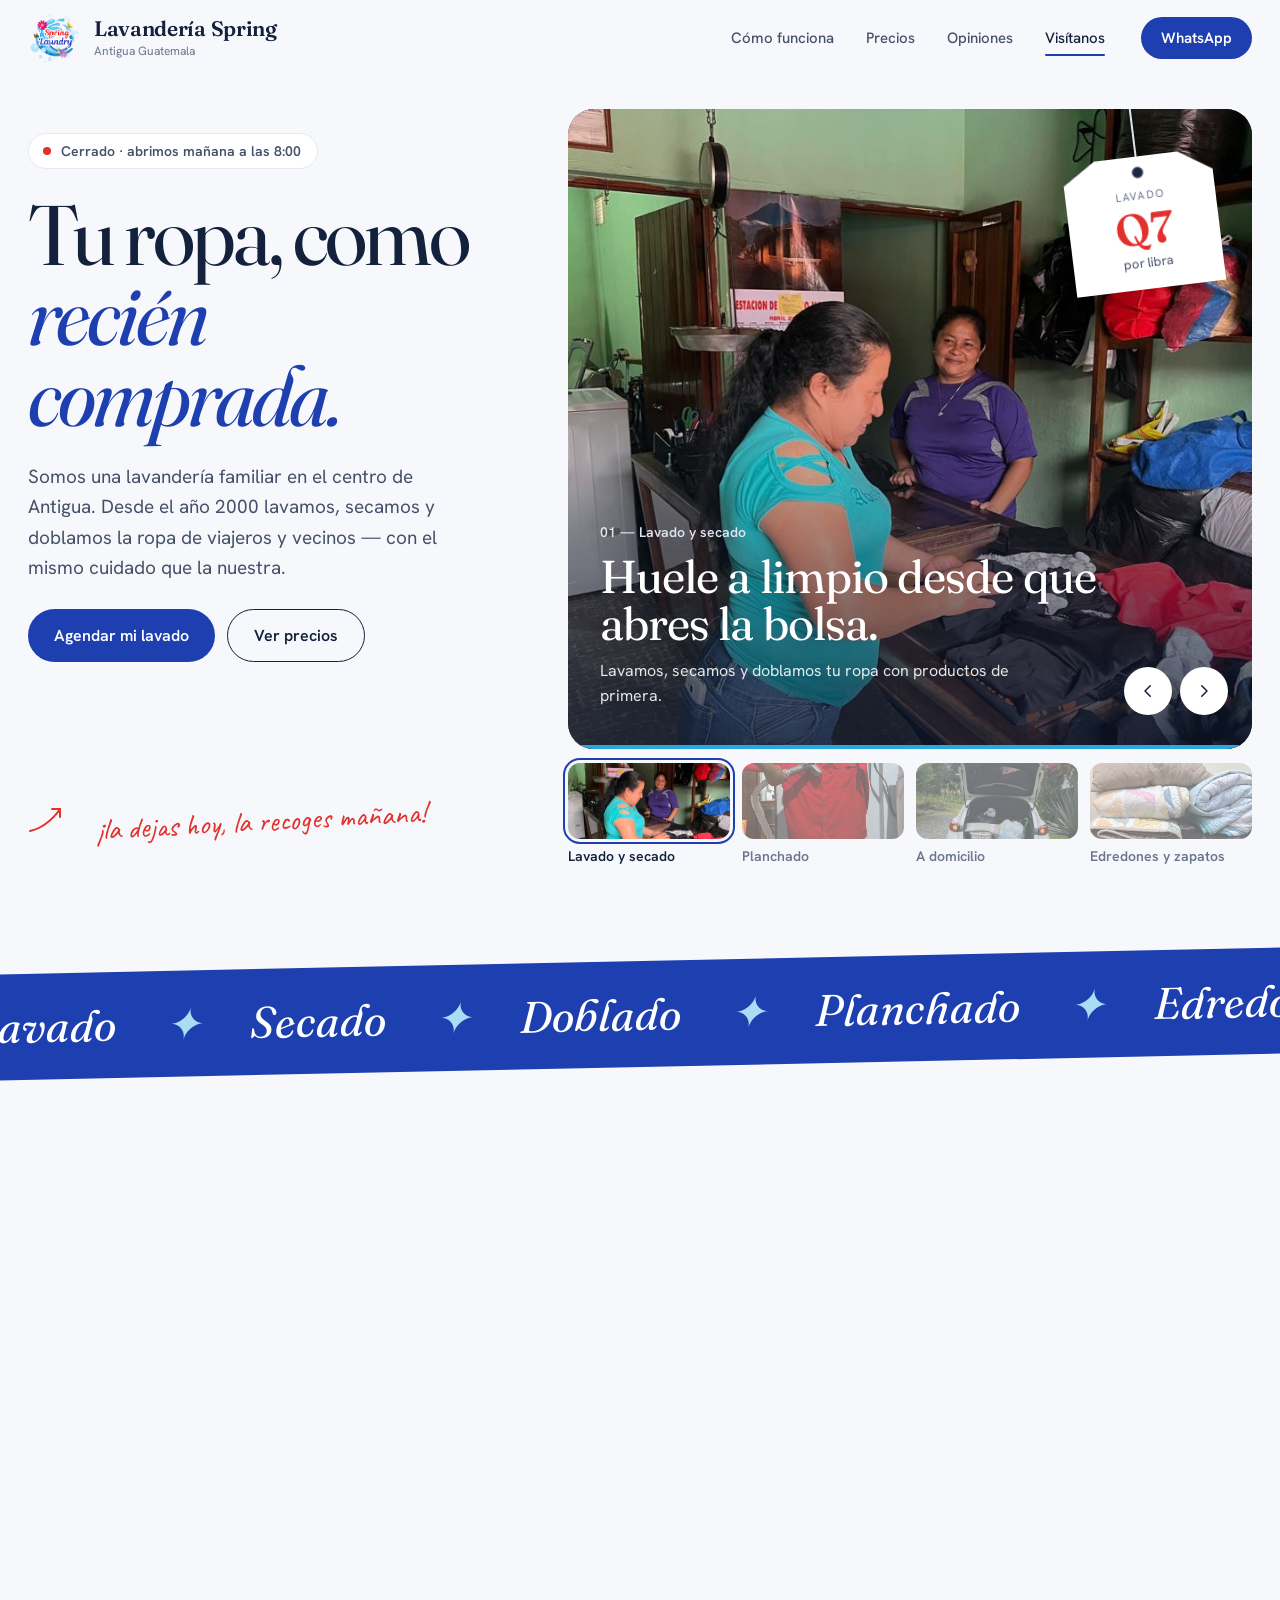
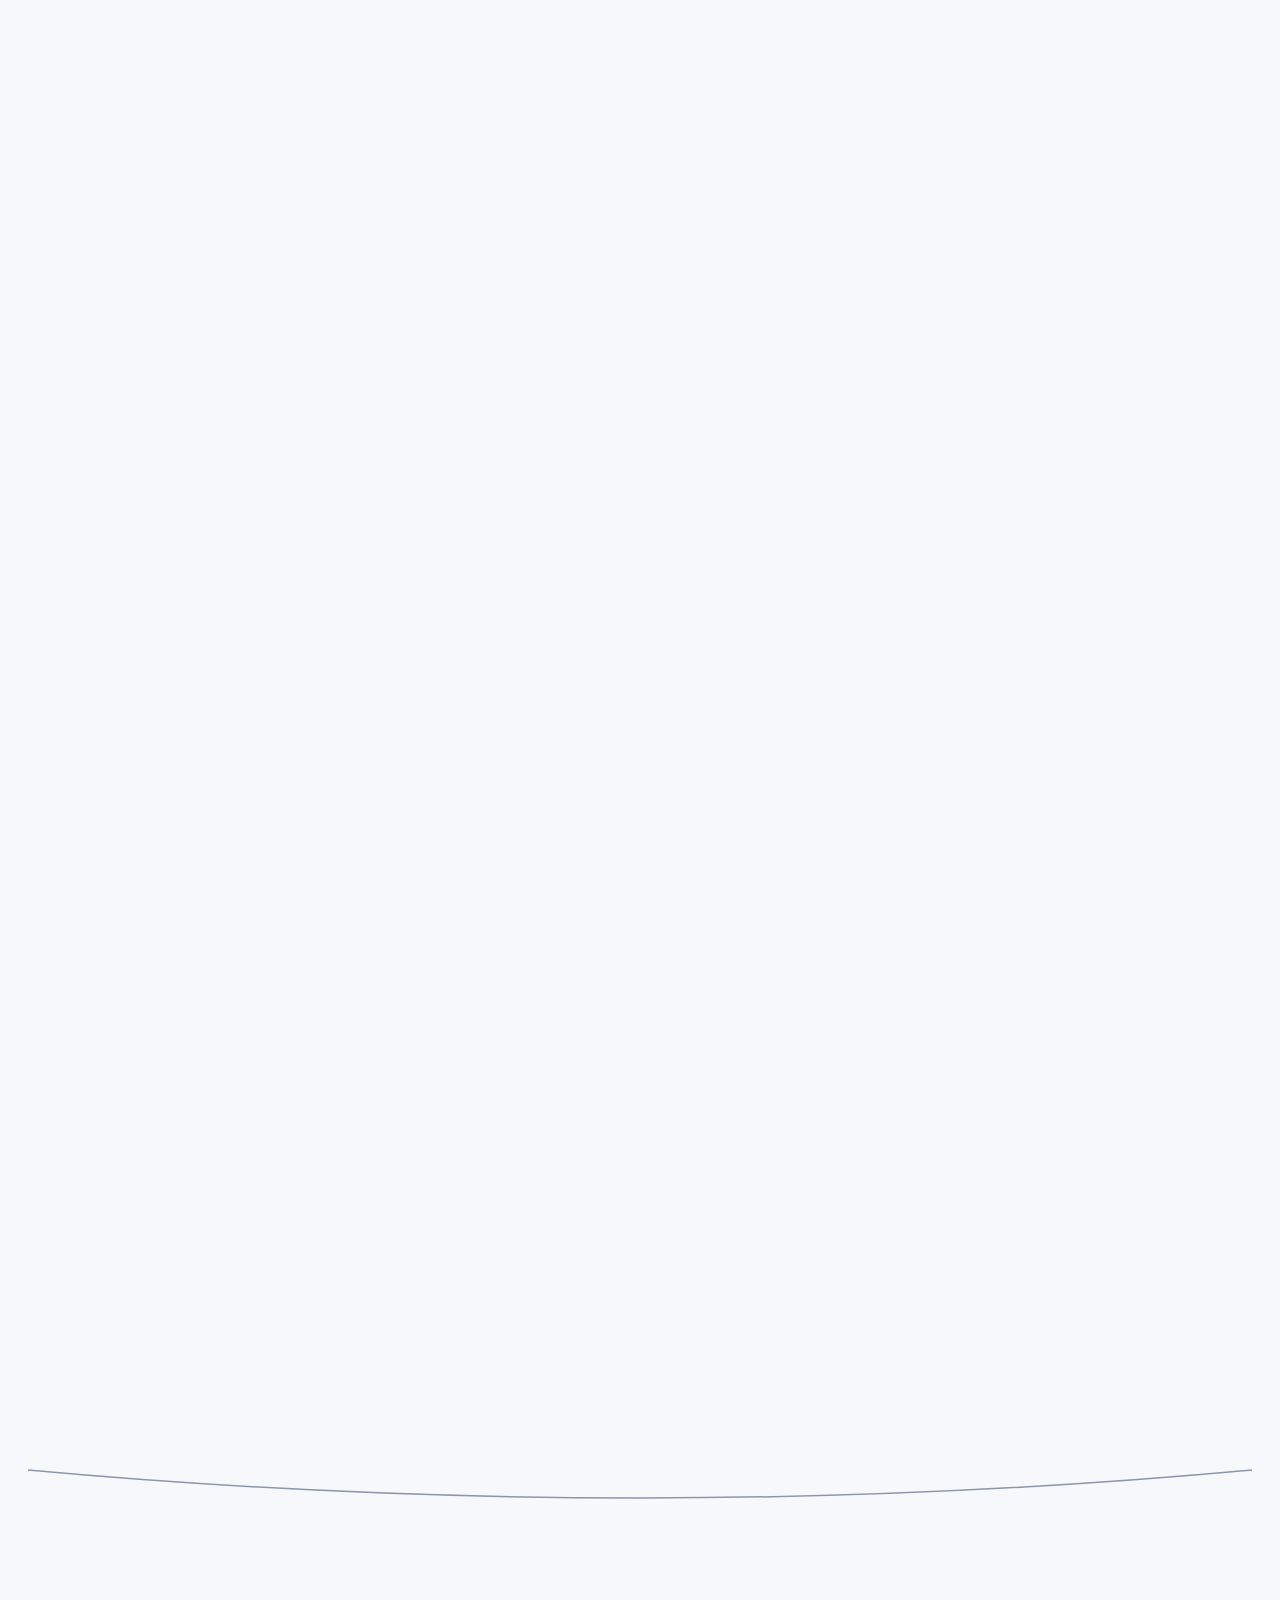
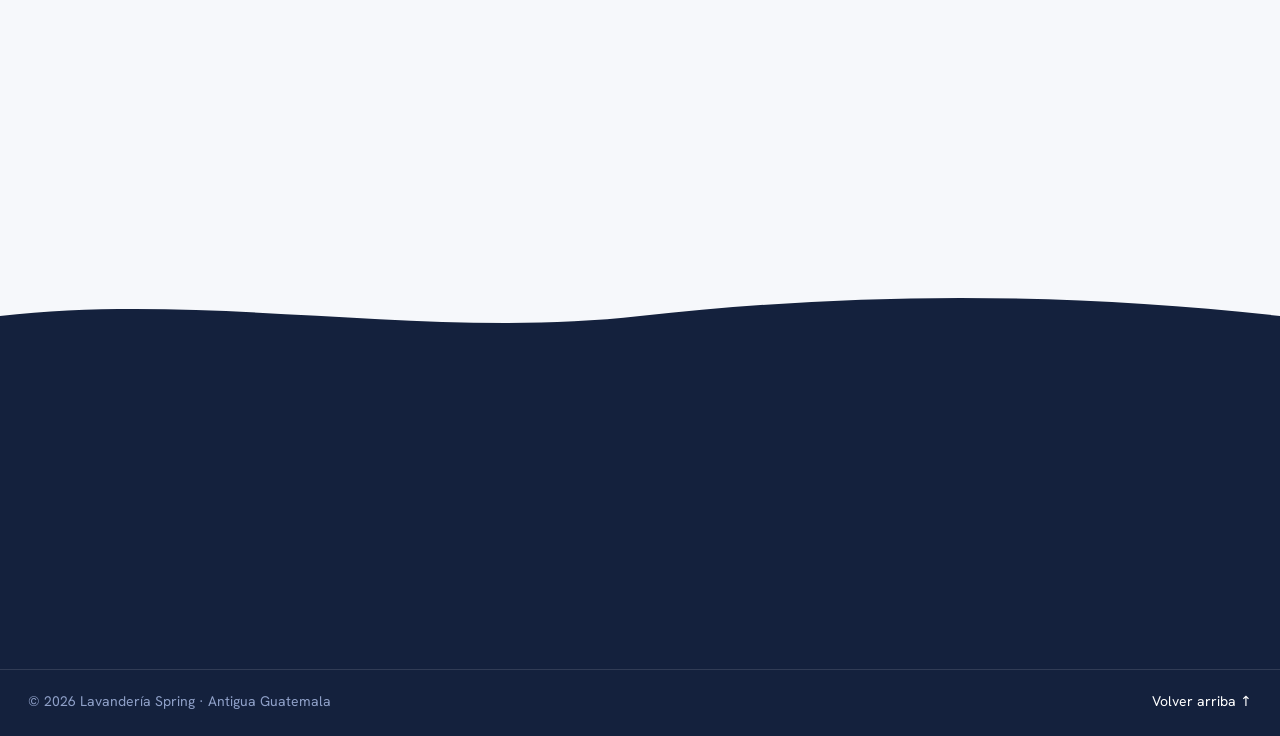
<file: index.html>
<!DOCTYPE html>
<html lang="es" class="no-js">
<head>
  <meta charset="UTF-8">
  <meta name="viewport" content="width=device-width, initial-scale=1.0">
  <title>Lavandería Spring · Antigua Guatemala</title>
  <meta name="description" content="Lavandería Spring: lavandería familiar en Antigua Guatemala desde 2000. Lavado, secado, planchado, edredones, zapatos y servicio a domicilio.">
  <meta name="theme-color" content="#14213D">
  <link rel="icon" href="IMG/logolavanderia.png">
  <link rel="apple-touch-icon" href="IMG/logolavanderia.png">

  <!-- Cómo se ve el enlace al compartirlo por WhatsApp o Facebook -->
  <meta property="og:type" content="website">
  <meta property="og:title" content="Lavandería Spring · Antigua Guatemala">
  <meta property="og:description" content="Lavado, secado, planchado y servicio a domicilio. La dejas hoy, la recoges mañana.">
  <meta property="og:image" content="https://ronald411.github.io/Lavanderia/IMG/Fachada.png">
  <meta property="og:url" content="https://ronald411.github.io/Lavanderia/">

  <!-- Información para Google -->
  <script type="application/ld+json">
  {
    "@context": "https://schema.org",
    "@type": "DryCleaningOrLaundry",
    "name": "Lavandería Spring",
    "url": "https://ronald411.github.io/Lavanderia/",
    "logo": "https://ronald411.github.io/Lavanderia/IMG/logolavanderia.png",
    "image": "https://ronald411.github.io/Lavanderia/IMG/Fachada.png",
    "telephone": "+50245451368",
    "foundingDate": "2000",
    "address": { "@type": "PostalAddress", "addressLocality": "Antigua Guatemala", "addressCountry": "GT" },
    "openingHours": ["Mo-Sa 08:00-18:30", "Su 09:00-18:00"]
  }
  </script>

  <link rel="preconnect" href="https://fonts.googleapis.com">
  <link rel="preconnect" href="https://fonts.gstatic.com" crossorigin>
  <link href="https://fonts.googleapis.com/css2?family=Fraunces:ital,opsz,wght@0,9..144,400;0,9..144,600;1,9..144,400&family=Hanken+Grotesk:wght@400;500;600;700&family=Caveat:wght@600&display=swap" rel="stylesheet">
  <script>document.documentElement.className = "js";</script>
  <link rel="stylesheet" href="CSS/Estilos.css">
  <script src="JS/main.js" defer></script>
</head>
<body>

  <header class="cabecera">
    <div class="wrap nav">
      <a href="#inicio" class="marca" aria-label="Lavandería Spring, inicio">
        <img src="IMG/logolavanderia.png" alt="" width="54" height="54">
        <span><b>Lavandería Spring</b><small>Antigua Guatemala</small></span>
      </a>
      <div class="nav-derecha">
        <nav class="menu" id="menu" aria-label="Principal">
          <a href="#como">Cómo funciona</a>
          <a href="#precios">Precios</a>
          <a href="#tendedero">Opiniones</a>
          <a href="#visita">Visítanos</a>
        </nav>
        <a class="btn btn-azul btn-nav" href="https://api.whatsapp.com/send?phone=50245451368&text=Hola,%20quisiera%20informaci%C3%B3n%20sobre%20los%20servicios" target="_blank" rel="noopener">WhatsApp</a>
        <button class="menu-btn" aria-label="Abrir menú" aria-controls="menu" aria-expanded="false">
          <svg width="22" height="22" viewBox="0 0 24 24" fill="none" stroke="currentColor" stroke-width="2" stroke-linecap="round" aria-hidden="true"><path d="M4 7h16M4 12h16M4 17h16"/></svg>
        </button>
      </div>
    </div>
  </header>

  <!-- HERO -->
  <section id="inicio" class="wrap hero">
    <div class="hero-texto" data-revelar="izq">
      <div>
        <span id="estado" class="estado">Lun a sáb 8:00–18:30 · Dom 9:00–18:00</span>
        <h1>Tu ropa, como <em>recién comprada.</em></h1>
        <p>Somos una lavandería familiar en el centro de Antigua. Desde el año 2000 lavamos, secamos y doblamos la ropa de viajeros y vecinos — con el mismo cuidado que la nuestra.</p>
        <div class="botones">
          <a class="btn btn-azul" href="https://api.whatsapp.com/send?phone=50245451368&text=Hola,%20quisiera%20agendar%20un%20lavado" target="_blank" rel="noopener">Agendar mi lavado</a>
          <a class="btn btn-borde" href="#precios">Ver precios</a>
        </div>
      </div>
      <div class="nota">
        <svg width="54" height="40" viewBox="0 0 54 40" fill="none" stroke="#E2312D" stroke-width="2" stroke-linecap="round" aria-hidden="true"><path d="M2 30c10-2 22-10 30-22"/><path d="M24 8h8v8"/></svg>
        <span class="mano">¡la dejas hoy, la recoges mañana!</span>
      </div>
    </div>

    <div class="carrusel" data-revelar="der" aria-roledescription="carrusel" aria-label="Nuestros servicios">
      <div class="pantalla">
        <div class="slide f-lavado activo" aria-label="1 de 4">
          <div class="etiqueta"><div><em>Lavado</em><b>Q7</b><span>por libra</span></div></div>
          <div class="slide-texto">
            <small>01 — Lavado y secado</small>
            <strong>Huele a limpio desde que abres la bolsa.</strong>
            <span>Lavamos, secamos y doblamos tu ropa con productos de primera.</span>
          </div>
        </div>
        <div class="slide f-planchado" aria-label="2 de 4">
          <div class="etiqueta"><div><em>Planchado</em><b>Q8</b><span>por prenda</span></div></div>
          <div class="slide-texto">
            <small>02 — Planchado</small>
            <strong>Camisas impecables, sin una arruga.</strong>
            <span>Planchamos prenda por prenda, lista para usar.</span>
          </div>
        </div>
        <div class="slide f-domicilio" aria-label="3 de 4">
          <div class="etiqueta"><div><em>Entrega</em><b>24 h</b><span>o menos</span></div></div>
          <div class="slide-texto">
            <small>03 — A domicilio</small>
            <strong>Vamos por tu ropa a tu hotel o casa.</strong>
            <span>Recogemos y entregamos en Antigua y alrededores.</span>
          </div>
        </div>
        <div class="slide f-edredones" aria-label="4 de 4">
          <div class="etiqueta"><div><em>Edredón</em><b>Q30</b><span>desde</span></div></div>
          <div class="slide-texto">
            <small>04 — Edredones y zapatos</small>
            <strong>Hasta lo que parecía perdido.</strong>
            <span>Edredones, zapatos y equipo con barro: vuelven como nuevos.</span>
          </div>
        </div>

        <div class="progreso"><div></div></div>
        <div class="flechas">
          <button class="flecha" data-dir="-1" aria-label="Anterior"><svg width="18" height="18" viewBox="0 0 24 24" fill="none" stroke="currentColor" stroke-width="2" stroke-linecap="round" stroke-linejoin="round" aria-hidden="true"><path d="M15 5l-7 7 7 7"/></svg></button>
          <button class="flecha" data-dir="1" aria-label="Siguiente"><svg width="18" height="18" viewBox="0 0 24 24" fill="none" stroke="currentColor" stroke-width="2" stroke-linecap="round" stroke-linejoin="round" aria-hidden="true"><path d="M9 5l7 7-7 7"/></svg></button>
        </div>
      </div>
      <div class="miniaturas">
        <button class="mini activo" aria-label="Ver lavado y secado"><i class="f-lavado"></i><span>Lavado y secado</span></button>
        <button class="mini" aria-label="Ver planchado"><i class="f-planchado"></i><span>Planchado</span></button>
        <button class="mini" aria-label="Ver servicio a domicilio"><i class="f-domicilio"></i><span>A domicilio</span></button>
        <button class="mini" aria-label="Ver edredones y zapatos"><i class="f-edredones"></i><span>Edredones y zapatos</span></button>
      </div>
    </div>
  </section>

  <!-- CINTA -->
  <div class="cinta" aria-hidden="true">
    <div class="cinta-pista">
      <span>Lavado</span><span>✦</span><span>Secado</span><span>✦</span><span>Doblado</span><span>✦</span><span>Planchado</span><span>✦</span><span>Edredones</span><span>✦</span><span>Zapatos</span><span>✦</span><span>A domicilio</span><span>✦</span>
      <span>Lavado</span><span>✦</span><span>Secado</span><span>✦</span><span>Doblado</span><span>✦</span><span>Planchado</span><span>✦</span><span>Edredones</span><span>✦</span><span>Zapatos</span><span>✦</span><span>A domicilio</span><span>✦</span>
    </div>
  </div>

  <!-- CÓMO FUNCIONA -->
  <section id="como" class="wrap seccion">
    <div class="encabezado" data-revelar>
      <h2>Así de sencillo.</h2>
      <p>Te damos tu ticket, pesamos tu ropa enfrente de ti y te avisamos cuando está lista.</p>
    </div>
    <div class="ticket" data-revelar>
      <div class="ticket-num">
        <small>Ticket</small>
        <b>Nº 0247</b>
        <span class="mano">lista mañana 12:00</span>
      </div>
      <div class="pasos" data-escalonar>
        <div class="paso"><i>1.</i><b>Tráela o la recogemos</b><span>Pasa por el local o escríbenos y vamos por ella a tu hotel o casa.</span></div>
        <div class="paso"><i>2.</i><b>La pesamos contigo</b><span>Pagas el precio exacto por tu cantidad de ropa. Sin sorpresas.</span></div>
        <div class="paso"><i>3.</i><b>La recoges doblada</b><span>En menos de 24 horas. Si no puedes venir, te la guardamos.</span></div>
      </div>
    </div>
  </section>

  <!-- PRECIOS -->
  <section id="precios" class="wrap seccion">
    <h2 data-revelar>Precios <em>honestos.</em></h2>
    <p class="sub" data-revelar style="margin-top:12px">Como en la etiqueta de tu ropa: claro y sin letra pequeña.</p>
    <div class="precios" data-escalonar>
      <div class="precio"><div>
        <svg width="34" height="34" viewBox="0 0 32 32" fill="none" stroke="#1D3FAF" stroke-width="1.6" stroke-linecap="round" stroke-linejoin="round" aria-hidden="true"><path d="M4 9l3 17h18l3-17"/><path d="M4 9c3 2 5 2 8 0s5-2 8 0 5 2 8 0"/></svg>
        <b>Lavado y secado</b><p>Lavamos, secamos y doblamos.</p>
        <span class="monto">Q7 <small>/ libra</small></span>
      </div></div>
      <div class="precio"><div>
        <svg width="34" height="34" viewBox="0 0 32 32" fill="none" stroke="#1D3FAF" stroke-width="1.6" stroke-linecap="round" stroke-linejoin="round" aria-hidden="true"><path d="M3 24h26c0-6-4-11-12-11h-6l-2-4h-4"/><circle cx="13" cy="19" r="1" fill="#1D3FAF"/><circle cx="19" cy="19" r="1" fill="#1D3FAF"/></svg>
        <b>Planchado</b><p>Lista para usar, sin arrugas.</p>
        <span class="monto">Q8 <small>/ prenda</small></span>
      </div></div>
      <div class="precio"><div>
        <svg width="34" height="34" viewBox="0 0 32 32" fill="none" stroke="#1D3FAF" stroke-width="1.6" stroke-linecap="round" stroke-linejoin="round" aria-hidden="true"><rect x="4" y="4" width="24" height="24" rx="2"/><circle cx="16" cy="16" r="8"/></svg>
        <b>Edredones</b><p>Lavado y secado profundo.</p>
        <span class="monto"><small>desde </small>Q30</span>
      </div></div>
      <div class="precio"><div>
        <svg width="34" height="34" viewBox="0 0 32 32" fill="none" stroke="#1D3FAF" stroke-width="1.6" stroke-linecap="round" stroke-linejoin="round" aria-hidden="true"><path d="M4 22V12l6-2 4 5 8 2c4 1 6 3 6 5v2H4z"/><path d="M4 22h24"/></svg>
        <b>Zapatos</b><p>Te los devolvemos como nuevos.</p>
        <span class="monto">Q35 <small>/ par</small></span>
      </div></div>
      <div class="precio oscuro"><div>
        <svg width="34" height="34" viewBox="0 0 24 24" fill="none" stroke="#FFFFFF" stroke-width="1.5" stroke-linecap="round" stroke-linejoin="round" aria-hidden="true"><path d="M3 16V7h11v9"/><path d="M14 10h4l3 3v3h-7"/><circle cx="7" cy="17.5" r="1.8"/><circle cx="17" cy="17.5" r="1.8"/></svg>
        <b>A domicilio</b><p>Recogemos en Antigua y alrededores.</p>
        <a class="btn btn-blanco" href="https://api.whatsapp.com/send?phone=50245451368&text=Hola,%20quisiera%20agendar%20una%20recogida" target="_blank" rel="noopener">Agendar</a>
      </div></div>
    </div>
  </section>

  <!-- POR DENTRO -->
  <section id="local" class="wrap seccion">
    <div class="encabezado" data-revelar>
      <h2>Así es <em>por dentro.</em></h2>
      <p>Un local familiar en el corazón de Antigua, con más de 20 años de oficio.</p>
    </div>
    <div class="galeria" data-escalonar>
      <figure>
        <img src="IMG/pesa.jpg" alt="Báscula con ropa en el mostrador" loading="lazy">
        <figcaption><b>La báscula</b>Pesamos tu ropa enfrente de ti.</figcaption>
      </figure>
      <figure>
        <img src="IMG/clientes4.jpg" alt="Lavadoras y secadoras de la lavandería" loading="lazy">
        <figcaption><b>Nuestras máquinas</b>Lavamos y secamos en el local.</figcaption>
      </figure>
      <figure>
        <img src="IMG/utensilios.jpg" alt="Estantes con bolsas de ropa lista para entregar" loading="lazy">
        <figcaption><b>Todo en orden</b>Cada bolsa con su ticket.</figcaption>
      </figure>
      <figure>
        <img src="IMG/zapatos.jpg" alt="Tenis blancos recién lavados" loading="lazy">
        <figcaption><b>Zapatos</b>Tenis y zapatos, como nuevos.</figcaption>
      </figure>
    </div>
  </section>

  <!-- OPINIONES -->
  <section id="tendedero" class="wrap seccion">
    <h2 data-revelar>Lo que cuelgan <em>nuestros clientes.</em></h2>
    <div class="tendedero">
      <svg class="cuerda" viewBox="0 0 1200 60" preserveAspectRatio="none" aria-hidden="true"><path d="M0 8 Q600 64 1200 8" fill="none" stroke="#8C95AD" stroke-width="1.5"/></svg>
      <!-- Para agregar opiniones nuevas copia un bloque <figure> y cambia el texto, el nombre y la fecha -->
      <div class="ropa" data-escalonar="caer">
        <figure class="opinion">
          <blockquote>“La ropa de moto venía llena de barro y casi parece nueva. No encontramos nada igual en todo el viaje.”</blockquote>
          <figcaption><b>Shona T.</b> <span>· nov 2023</span></figcaption>
        </figure>
        <figure class="opinion">
          <blockquote>“Después de semanas viajando, el lugar ideal. Ropa perfecta, precios justos y lista el mismo día.”</blockquote>
          <figcaption><b>Makenzie P.</b> <span>· ene 2023</span></figcaption>
        </figure>
        <figure class="opinion">
          <blockquote>“¡Hasta sacaron una mancha morada de mi sombrero blanco! Todo volvió doblado en menos de 24 horas.”</blockquote>
          <figcaption><b>Isabelle L.</b> <span>· mar 2022</span></figcaption>
        </figure>
      </div>
    </div>

    <div class="resenas-cta" data-revelar>
      <div>
        <b>¿Ya nos visitaste?</b>
        <span>Tu opinión ayuda a otros viajeros a encontrarnos.</span>
      </div>
      <div class="botones">
        <!-- CAMBIA ESTO: pega aquí el enlace "Pedir reseñas" de tu Perfil de Empresa en Google -->
        <a class="btn btn-azul" href="https://maps.google.com/?cid=13900456104039172970" target="_blank" rel="noopener">Déjanos tu reseña</a>
        <a class="btn btn-borde" href="https://maps.google.com/?cid=13900456104039172970" target="_blank" rel="noopener">Ver todas en Google</a>
      </div>
    </div>
  </section>

  <!-- VISÍTANOS -->
  <section id="visita" class="wrap visita">
    <div class="visita-foto f-fachada" data-revelar="izq" role="img" aria-label="Fachada de Lavandería Spring">
      <span class="mano">¡aquí te esperamos!</span>
    </div>
    <div class="visita-info" data-revelar="der">
      <h2>Visítanos</h2>
      <!-- CAMBIA ESTO: escribe la dirección exacta en la primera línea -->
      <address>En el centro de la ciudad<br>Antigua Guatemala, Sacatepéquez</address>
      <div class="horario">
        <div data-dias="1,2,3,4,5,6"><span>Lunes a sábado</span><span>8:00 – 18:30</span></div>
        <div data-dias="0"><span>Domingo</span><span>9:00 – 18:00</span></div>
      </div>
      <div class="tels">
        <a href="tel:+50245451368">+502 4545 1368</a>
        <a href="tel:+50243177021">+502 4317 7021</a>
      </div>
      <div class="botones">
        <a class="btn btn-blanco" href="https://maps.google.com/?cid=13900456104039172970" target="_blank" rel="noopener">Cómo llegar</a>
        <a class="btn btn-borde-claro" href="https://www.facebook.com/profile.php?id=100082975130539" target="_blank" rel="noopener">Facebook</a>
      </div>
    </div>
    <div class="mapa" data-revelar="zoom">
      <iframe title="Mapa de Lavandería Spring en Antigua Guatemala"
        src="https://www.google.com/maps/embed?pb=!1m18!1m12!1m3!1d15447.102780048435!2d-90.72968889999997!3d14.5548157!2m3!1f0!2f0!3f0!3m2!1i1024!2i768!4f13.1!3m3!1m2!1s0x85890fd7344d40db%3A0xc0e8572dc92a4b6a!2sSpring%20Laundry!5e0!3m2!1ses!2sgt!4v1682664072371!5m2!1ses!2sgt"
        loading="lazy" referrerpolicy="no-referrer-when-downgrade" allowfullscreen></iframe>
    </div>
  </section>

  <!-- LLAMADO FINAL -->
  <section class="wrap llamado">
    <div class="llamado-tarjeta" data-revelar="zoom">
      <span class="burbuja b1" aria-hidden="true"></span>
      <span class="burbuja b2" aria-hidden="true"></span>
      <span class="burbuja b3" aria-hidden="true"></span>
      <div>
        <h2>¿Ropa sucia? <em>Nosotros nos encargamos.</em></h2>
        <p>Escríbenos y pasamos por ella a tu hotel o casa en Antigua.</p>
      </div>
      <div class="botones">
        <a class="btn btn-blanco" href="https://api.whatsapp.com/send?phone=50245451368&text=Hola,%20quisiera%20agendar%20un%20lavado" target="_blank" rel="noopener">Escríbenos por WhatsApp</a>
        <a class="btn btn-borde-claro" href="tel:+50245451368">Llámanos</a>
      </div>
    </div>
  </section>

  <!-- FOOTER -->
  <svg class="ola" viewBox="0 0 1440 48" preserveAspectRatio="none" aria-hidden="true"><path d="M0 24 C 240 0 480 48 720 24 S 1200 0 1440 24 V48 H0 Z" fill="currentColor"/></svg>
  <footer class="pie-pagina">
    <div class="wrap pie-grid" data-escalonar>
      <div>
        <a href="#inicio" class="pie-marca">
          <img src="IMG/logolavanderia.png" alt="" width="92" height="92" loading="lazy">
          <span><b>Lavandería Spring</b><small>Antigua Guatemala · desde 2000</small></span>
        </a>
        <p>Lavandería familiar en el centro de Antigua. Lavamos, secamos y doblamos la ropa de vecinos y viajeros.</p>
        <div class="redes">
          <a href="https://api.whatsapp.com/send?phone=50245451368" target="_blank" rel="noopener">WhatsApp</a>
          <a href="https://www.facebook.com/profile.php?id=100082975130539" target="_blank" rel="noopener">Facebook</a>
        </div>
      </div>
      <div>
        <h3>La página</h3>
        <ul>
          <li><a href="#como">Cómo funciona</a></li>
          <li><a href="#precios">Precios</a></li>
          <li><a href="#local">Por dentro</a></li>
          <li><a href="#tendedero">Opiniones</a></li>
          <li><a href="#visita">Visítanos</a></li>
        </ul>
      </div>
      <div>
        <h3>Contacto</h3>
        <ul>
          <li><a href="tel:+50245451368">+502 4545 1368</a></li>
          <li><a href="tel:+50243177021">+502 4317 7021</a></li>
          <li>Centro de Antigua Guatemala</li>
          <li><a href="https://maps.google.com/?cid=13900456104039172970" target="_blank" rel="noopener">Cómo llegar →</a></li>
        </ul>
      </div>
      <div>
        <h3>Horario</h3>
        <ul>
          <li data-dias="1,2,3,4,5,6">Lunes a sábado<br>8:00 – 18:30</li>
          <li data-dias="0">Domingo<br>9:00 – 18:00</li>
        </ul>
      </div>
    </div>
    <div class="wrap pie-final">
      <span>© <span id="anio">2026</span> Lavandería Spring · Antigua Guatemala</span>
      <a href="#inicio">Volver arriba ↑</a>
    </div>
  </footer>

  <!-- WhatsApp flotante -->
  <a class="wa-flotante" href="https://api.whatsapp.com/send?phone=50245451368&text=Hola,%20quisiera%20informaci%C3%B3n%20sobre%20los%20servicios" target="_blank" rel="noopener" aria-label="Escríbenos por WhatsApp">
    <svg width="28" height="28" viewBox="0 0 24 24" fill="none" stroke="currentColor" stroke-width="2" stroke-linecap="round" stroke-linejoin="round" aria-hidden="true"><path d="M21 11.5a8.4 8.4 0 0 1-12.4 7.4L3 21l2.1-5.5A8.4 8.4 0 1 1 21 11.5z"/></svg>
  </a>

</body>
</html>
</file>
<file: CSS/Estilos.css>
/* =========================================================
   Lavandería Spring · Antigua Guatemala
   Estilos principales
   Los colores salen del logo: azul, rojo y celeste.
   ========================================================= */

:root {
  --fondo: #F6F8FB;        /* fondo general, blanco azulado */
  --blanco: #FFFFFF;
  --tinta: #14213D;        /* azul marino: textos y footer */
  --azul: #1D3FAF;         /* azul del logo */
  --azul-osc: #142E85;
  --rojo: #E2312D;         /* rojo del logo */
  --celeste: #29A8E0;      /* agua del logo */
  --celeste-claro: #A9DDF6;
  --gris: #46506A;
  --gris-claro: #6B7590;
  --borde: #C9D3E3;
  --serif: 'Fraunces', Georgia, serif;
  --sans: 'Hanken Grotesk', system-ui, sans-serif;
  --mano: 'Caveat', cursive;
}

* { box-sizing: border-box; }
html { scroll-behavior: smooth; scroll-padding-top: 90px; } /* espacio para el encabezado fijo */
html, body { overflow-x: hidden; overflow-x: clip; } /* evita scroll de lado por la cinta inclinada */
body { margin: 0; background: var(--fondo); color: var(--tinta); font-family: var(--sans); }
img { max-width: 100%; display: block; }
a { color: var(--azul); }
.wrap { max-width: 1280px; margin: 0 auto; padding: 0 28px; }
h1, h2, h3 { font-family: var(--serif); font-weight: 400; letter-spacing: -0.03em; margin: 0; }
h2 { font-size: clamp(40px, 5vw, 68px); line-height: 1; }
h1 em, h2 em { color: var(--azul); }
.mano { font-family: var(--mano); color: var(--rojo); }

/* ---------- Botones ---------- */
.btn { display: inline-flex; align-items: center; gap: 8px; padding: 15px 26px; border-radius: 999px; font-weight: 600; text-decoration: none; transition: background .2s, color .2s, border-color .2s; }
.btn-azul { background: var(--azul); color: #fff; }
.btn-azul:hover { background: var(--azul-osc); }
.btn-borde { border: 1.5px solid var(--tinta); color: var(--tinta); }
.btn-borde:hover { background: var(--tinta); color: #fff; }
.btn-blanco { background: #fff; color: var(--tinta); }
.btn-blanco:hover { background: var(--celeste-claro); }
.btn-borde-claro { border: 1.5px solid rgba(255,255,255,.7); color: #fff; }
.btn-borde-claro:hover { background: #fff; color: var(--tinta); }

/* ---------- Estado abierto / cerrado (en la portada) ---------- */
.estado { display: inline-flex; align-items: center; gap: 10px; padding: 8px 16px 8px 14px; margin-bottom: 26px; background: #fff; border: 1px solid #E3E8F1; border-radius: 999px; font-size: 14px; font-weight: 600; color: var(--gris); }
.estado::before { content: ""; width: 8px; height: 8px; border-radius: 50%; background: #8C95AD; }
.estado.abierto::before { background: #3DB57B; box-shadow: 0 0 0 4px rgba(61,181,123,.18); }
.estado.cerrado::before { background: var(--rojo); }

/* ---------- Encabezado minimalista ---------- */
.cabecera { position: sticky; top: 0; z-index: 60; background: transparent; border-bottom: 1px solid transparent; transition: background .35s, border-color .35s, box-shadow .35s; }
/* al bajar se vuelve blanca y translúcida para que el texto se siga leyendo */
.cabecera.compacta { background: rgba(255,255,255,.82); -webkit-backdrop-filter: saturate(1.5) blur(14px); backdrop-filter: saturate(1.5) blur(14px); border-color: rgba(20,33,61,.08); box-shadow: 0 6px 24px rgba(20,33,61,.06); }
.cabecera:has(.menu.abierto) { background: #fff; border-color: rgba(20,33,61,.08); }
.nav { display: flex; align-items: center; justify-content: space-between; gap: 24px; height: 76px; position: relative; }

.marca { display: flex; align-items: center; gap: 12px; color: var(--tinta); text-decoration: none; min-width: 0; }
.marca img { width: 54px; height: 54px; object-fit: contain; flex: 0 0 auto; }
.marca b { display: block; font-family: var(--serif); font-weight: 600; font-size: 21px; line-height: 1.1; letter-spacing: -0.015em; white-space: nowrap; }
.marca small { display: block; font-size: 12px; color: var(--gris-claro); margin-top: 2px; white-space: nowrap; }

.nav-derecha { display: flex; align-items: center; gap: 36px; }
.menu { display: flex; gap: 32px; }
.menu a { position: relative; color: var(--gris); text-decoration: none; font-size: 15px; font-weight: 500; padding: 8px 0; white-space: nowrap; transition: color .2s; }
.menu a::after { content: ""; position: absolute; left: 0; right: 0; bottom: 0; height: 2px; background: var(--azul); border-radius: 2px; transform: scaleX(0); transform-origin: left; transition: transform .3s ease; }
.menu a:hover, .menu a.activo { color: var(--tinta); }
.menu a:hover::after, .menu a.activo::after { transform: scaleX(1); }
.btn-nav { padding: 11px 20px; font-size: 15px; }
.menu-btn { display: none; width: 44px; height: 44px; border: none; border-radius: 10px; background: none; color: var(--tinta); cursor: pointer; place-items: center; }
.menu-btn:hover { background: var(--fondo); }

/* ---------- Hero ---------- */
.hero { display: flex; flex-wrap: wrap; gap: 40px 48px; padding-top: 32px; }
.hero-texto { flex: 1 1 400px; min-width: 0; display: flex; flex-direction: column; justify-content: space-between; gap: 40px; padding: 24px 0; }
.hero h1 { font-size: clamp(52px, 6.6vw, 96px); line-height: .95; letter-spacing: -0.035em; }
.hero p { font-size: 19px; line-height: 1.6; color: var(--gris); max-width: 440px; margin: 26px 0; }
.botones { display: flex; flex-wrap: wrap; gap: 12px; }
.nota { display: flex; align-items: center; gap: 14px; }
.nota .mano { font-size: 30px; line-height: 1; transform: rotate(-3deg); }

/* ---------- Carrusel ---------- */
.carrusel { flex: 1.35 1 560px; min-width: 0; display: flex; flex-direction: column; gap: 14px; }
.pantalla { position: relative; height: 640px; border-radius: 26px; overflow: hidden; background: #1E2740; color: #fff; }
.slide { position: absolute; inset: 0; opacity: 0; visibility: hidden; transition: opacity .9s ease, visibility .9s; background-size: cover; background-position: center; }
.slide.activo { opacity: 1; visibility: visible; }
.slide::after { content: ""; position: absolute; inset: 0; background: linear-gradient(0deg, rgba(12,20,40,.8) 0%, rgba(12,20,40,.2) 45%, rgba(12,20,40,0) 70%); }
.slide-texto { position: absolute; left: 32px; right: 120px; bottom: 40px; z-index: 2; display: flex; flex-direction: column; gap: 12px; }
.slide.activo .slide-texto { animation: subir .8s .15s ease both; }
.slide-texto small { font-size: 14px; font-weight: 600; color: #DCE3F2; }
.slide-texto strong { font-family: var(--serif); font-weight: 400; font-size: clamp(32px, 3.6vw, 50px); line-height: 1.02; letter-spacing: -0.02em; max-width: 560px; }
.slide-texto span { font-size: 16px; color: rgba(255,255,255,.88); max-width: 460px; line-height: 1.55; }

.etiqueta { position: absolute; top: -6px; right: 48px; z-index: 2; display: flex; flex-direction: column; align-items: center; transform-origin: 50% 0; transform: rotate(-7deg); }
.slide.activo .etiqueta { animation: balanceo .9s .2s ease both; }
.etiqueta::before { content: ""; width: 1.5px; height: 54px; background: #DCE3F2; }
.etiqueta div { width: 150px; background: #fff; color: var(--tinta); padding: 26px 16px 18px; display: flex; flex-direction: column; align-items: center; gap: 4px; position: relative; clip-path: polygon(22% 0, 78% 0, 100% 16%, 100% 100%, 0 100%, 0 16%); }
.etiqueta div::before { content: ""; position: absolute; top: 10px; width: 10px; height: 10px; border-radius: 50%; border: 1.5px solid #8C95AD; background: #1E2740; }
.etiqueta em { font-style: normal; font-size: 11px; letter-spacing: .14em; text-transform: uppercase; color: var(--gris-claro); margin-top: 6px; }
.etiqueta b { font-family: var(--serif); font-weight: 600; font-size: 44px; line-height: 1; color: var(--rojo); }
.etiqueta span { font-size: 13px; color: var(--gris); }

.progreso { position: absolute; left: 0; right: 0; bottom: 0; height: 4px; background: rgba(255,255,255,.2); z-index: 3; }
.progreso div { height: 100%; width: 0; background: var(--celeste); }
.progreso div.corriendo { animation: llenar 6s linear forwards; }
.flechas { position: absolute; right: 24px; bottom: 34px; z-index: 3; display: flex; gap: 8px; }
.flecha { width: 48px; height: 48px; border-radius: 50%; border: none; background: #fff; color: var(--tinta); cursor: pointer; display: grid; place-items: center; }
.flecha:hover { background: var(--celeste-claro); }

.miniaturas { display: grid; grid-template-columns: repeat(4, minmax(0, 1fr)); gap: 12px; }
.mini { border: none; padding: 0; background: none; font: inherit; text-align: left; cursor: pointer; color: var(--gris-claro); }
.mini i { display: block; height: 76px; border-radius: 12px; background-size: cover; background-position: center; opacity: .55; transition: opacity .2s, transform .2s; }
.mini span { display: block; font-size: 14px; font-weight: 600; margin-top: 8px; }
.mini:hover i { transform: translateY(-3px); }
.mini.activo { color: var(--tinta); }
.mini.activo i { opacity: 1; outline: 2px solid var(--azul); outline-offset: 3px; }

/* Fotos: la ruta es relativa a este archivo, por eso empieza con ../
   Si la imagen no existe se ve el color de respaldo */
.f-lavado { background-image: url('../IMG/SERVICIO1.jpg'), linear-gradient(160deg, #7E8FA0, #B7C2C6 55%, #6A6252); }
.f-planchado { background-image: url('../IMG/planchado.jpg'), linear-gradient(160deg, #9A7B5E, #C9AE8E 55%, #6B5340); }
.f-domicilio { background-image: url('../IMG/carro2.jpg'), linear-gradient(160deg, #3E4A86, #7F88B4 55%, #2C3463); }
.f-edredones { background-image: url('../IMG/edredones.jpg'), linear-gradient(160deg, #6E7A5E, #A9B193 55%, #4D5540); }
.f-fachada { background-image: url('../IMG/Fachada.png'), linear-gradient(165deg, #D9A86C, #C0844D 50%, #8C5A35); }

/* ---------- Cinta ---------- */
.cinta { margin-top: 96px; background: var(--azul); color: #fff; padding: 26px 0; overflow: hidden; transform: rotate(-1.2deg); width: 104%; margin-left: -2%; }
.cinta-pista { display: flex; width: max-content; gap: 48px; font-family: var(--serif); font-style: italic; font-size: 44px; white-space: nowrap; animation: correr 32s linear infinite; }
.cinta-pista span:nth-child(even) { color: var(--celeste-claro); }

/* ---------- Secciones ---------- */
.seccion { padding-top: 120px; }
.encabezado { display: flex; flex-wrap: wrap; gap: 16px 40px; justify-content: space-between; align-items: flex-end; margin-bottom: 44px; }
.encabezado p, .sub { margin: 0; color: var(--gris); font-size: 17px; line-height: 1.6; max-width: 380px; }

/* ---------- Ticket (cómo funciona) ---------- */
.ticket { background: #fff; border-radius: 20px; display: flex; flex-wrap: wrap; box-shadow: 0 1px 0 #DCE3EE; }
.ticket-num { flex: 0 0 200px; padding: 32px; border-right: 2px dashed #D6DEEA; display: flex; flex-direction: column; justify-content: space-between; gap: 24px; }
.ticket-num small { font-size: 12px; letter-spacing: .14em; text-transform: uppercase; color: var(--gris-claro); }
.ticket-num b { font-family: var(--serif); font-weight: 400; font-size: 56px; line-height: 1; color: var(--azul); }
.ticket-num .mano { font-size: 24px; }
.pasos { flex: 1 1 600px; display: grid; grid-template-columns: repeat(auto-fit, minmax(220px, 1fr)); }
.paso { padding: 32px; display: flex; flex-direction: column; gap: 12px; border-left: 1px solid #EBEFF5; }
.paso:first-child { border-left: none; }
.paso i { font-family: var(--serif); font-style: normal; font-size: 22px; color: var(--rojo); }
.paso b { font-size: 19px; }
.paso span { color: var(--gris); line-height: 1.6; }

/* ---------- Precios ---------- */
.precios { display: grid; grid-template-columns: repeat(auto-fit, minmax(210px, 1fr)); gap: 18px; margin-top: 48px; }
.precio { background: #fff; border-radius: 14px; padding: 8px; }
.precio > div { border: 1.5px dashed var(--borde); border-radius: 9px; padding: 24px 20px; display: flex; flex-direction: column; gap: 14px; height: 100%; }
.precio b { font-size: 18px; }
.precio p { margin: 0; color: var(--gris); font-size: 15px; line-height: 1.5; flex: 1; }
.monto { font-family: var(--serif); font-size: 40px; line-height: 1; }
.monto small { font-family: var(--sans); font-size: 14px; color: var(--gris-claro); }
.precio.oscuro { background: var(--azul); color: #fff; }
.precio.oscuro > div { border-color: rgba(255,255,255,.4); }
.precio.oscuro p { color: #D5DDF5; }
.precio.oscuro .btn { align-self: flex-start; padding: 11px 18px; }

/* ---------- Galería (por dentro) ---------- */
.galeria { display: grid; grid-template-columns: repeat(4, minmax(0, 1fr)); gap: 16px; }
.galeria figure { margin: 0; }
.galeria img { width: 100%; aspect-ratio: 3 / 4; object-fit: cover; border-radius: 18px; background: #DCE3EE; }
.galeria figcaption { margin-top: 12px; font-size: 15px; color: var(--gris); line-height: 1.4; }
.galeria figcaption b { display: block; color: var(--tinta); font-size: 16px; }

/* ---------- Tendedero (opiniones) ---------- */
.tendedero { position: relative; margin-top: 56px; padding-top: 30px; }
.tendedero svg.cuerda { position: absolute; top: 0; left: 0; width: 100%; height: 60px; }
.ropa { position: relative; display: grid; grid-template-columns: repeat(auto-fit, minmax(280px, 1fr)); gap: 32px; align-items: start; }
.opinion { margin: 0; background: #fff; border-radius: 6px; padding: 34px 28px 28px; position: relative; box-shadow: 0 10px 24px rgba(20,33,61,.08); transition: transform .3s; }
.opinion:nth-child(1) { transform: rotate(-2deg); }
.opinion:nth-child(2) { transform: rotate(1.5deg); margin-top: 34px; }
.opinion:nth-child(3) { transform: rotate(-1deg); }
.opinion:hover { transform: rotate(0) translateY(-4px); }
.opinion::before { content: ""; position: absolute; top: -22px; left: 50%; margin-left: -7px; width: 14px; height: 40px; border-radius: 3px; background: var(--celeste); }
.opinion blockquote { margin: 0; font-family: var(--serif); font-size: 22px; line-height: 1.35; }
.opinion figcaption { margin-top: 20px; font-size: 15px; }
.opinion figcaption span { color: var(--gris-claro); }

.resenas-cta { margin-top: 64px; display: flex; flex-wrap: wrap; gap: 20px 32px; align-items: center; justify-content: space-between; padding: 28px 32px; border: 1.5px dashed var(--borde); border-radius: 20px; background: #fff; }
.resenas-cta > div:first-child { display: flex; flex-direction: column; gap: 6px; }
.resenas-cta b { font-family: var(--serif); font-weight: 400; font-size: 30px; letter-spacing: -0.02em; }
.resenas-cta span { color: var(--gris); font-size: 16px; }

/* ---------- Visítanos + mapa ---------- */
.visita { display: flex; flex-wrap: wrap; gap: 20px; padding-top: 128px; padding-bottom: 96px; }
.visita-foto { flex: 1.2 1 480px; min-width: 0; min-height: 520px; border-radius: 26px; position: relative; overflow: hidden; background-size: cover; background-position: 25% center; }
.visita-foto .mano { position: absolute; left: 28px; bottom: 24px; font-size: 34px; color: #fff; transform: rotate(-3deg); text-shadow: 0 2px 10px rgba(0,0,0,.35); }
.visita-info { flex: 1 1 380px; min-width: 0; background: var(--tinta); color: #fff; border-radius: 26px; padding: 40px; display: flex; flex-direction: column; gap: 26px; }
.visita-info h2 { font-size: 52px; }
.visita-info h2 em { color: var(--celeste-claro); }
.visita-info address { font-style: normal; color: #C3CBE0; font-size: 17px; line-height: 1.6; }
.horario { font-size: 17px; }
.horario div { display: flex; justify-content: space-between; padding: 14px 0; border-top: 1px solid #2A3757; color: #C3CBE0; }
.horario div:last-child { border-bottom: 1px solid #2A3757; }
.horario div.hoy { color: #fff; font-weight: 700; }
.tels { display: flex; flex-direction: column; gap: 6px; font-size: 17px; }
.tels a { color: #fff; text-decoration: none; }
.visita-info .botones { margin-top: auto; }
.mapa { flex: 1 1 100%; height: 440px; border-radius: 26px; overflow: hidden; background: #DCE3EE; }
.mapa iframe { width: 100%; height: 100%; border: 0; display: block; }

/* ---------- Llamado final ---------- */
.llamado { padding-bottom: 72px; }
.llamado-tarjeta { position: relative; overflow: hidden; background: var(--azul); color: #fff; border-radius: 28px; padding: 56px; display: flex; flex-wrap: wrap; gap: 28px 40px; align-items: center; justify-content: space-between; }
.llamado-tarjeta > * { position: relative; z-index: 1; }
.llamado-tarjeta h2 { color: #fff; max-width: 640px; }
.llamado-tarjeta h2 em { color: var(--celeste-claro); }
.llamado-tarjeta p { margin: 16px 0 0; color: #D5DDF5; font-size: 18px; line-height: 1.5; max-width: 520px; }
/* burbujas decorativas */
.burbuja { position: absolute; z-index: 0; border-radius: 50%; border: 1.5px solid rgba(255,255,255,.28); background: radial-gradient(circle at 30% 30%, rgba(255,255,255,.28), rgba(255,255,255,.04) 60%); pointer-events: none; }
.burbuja.b1 { width: 260px; height: 260px; right: -70px; top: -100px; }
.burbuja.b2 { width: 110px; height: 110px; right: 230px; bottom: -40px; }
.burbuja.b3 { width: 46px; height: 46px; right: 170px; top: 40px; }

/* ---------- Footer ---------- */
.ola { display: block; width: 100%; height: 48px; color: var(--tinta); margin-bottom: -1px; }
.pie-pagina { background: var(--tinta); color: #C3CBE0; font-size: 15px; }
.pie-grid { display: grid; grid-template-columns: 1.6fr 1fr 1.2fr 1fr; gap: 40px 32px; padding-top: 40px; padding-bottom: 48px; }
.pie-marca { display: flex; align-items: center; gap: 14px; margin-bottom: 18px; color: #fff; text-decoration: none; }
.pie-marca img { width: 92px; height: 92px; object-fit: contain; }
.pie-marca b { display: block; font-family: var(--serif); font-weight: 600; font-size: 26px; line-height: 1.1; }
.pie-marca small { display: block; font-size: 12px; letter-spacing: .14em; text-transform: uppercase; color: #8FA0C8; margin-top: 4px; }
.pie-grid p { margin: 0 0 20px; line-height: 1.6; max-width: 340px; }
.pie-grid h3 { font-family: var(--sans); font-size: 12px; font-weight: 700; letter-spacing: .16em; text-transform: uppercase; color: #8FA0C8; margin-bottom: 18px; }
.pie-grid ul { list-style: none; margin: 0; padding: 0; display: flex; flex-direction: column; gap: 12px; }
.pie-grid a { color: #fff; text-decoration: none; }
.pie-grid a:hover { color: var(--celeste-claro); }
.pie-grid li.hoy { color: #fff; font-weight: 700; }
.redes { display: flex; flex-wrap: wrap; gap: 10px; }
.redes a { display: inline-flex; align-items: center; gap: 8px; padding: 10px 16px; border-radius: 999px; border: 1.5px solid rgba(255,255,255,.25); font-weight: 600; font-size: 14px; }
.redes a:hover { border-color: var(--celeste-claro); }
.pie-final { display: flex; flex-wrap: wrap; gap: 10px 32px; justify-content: space-between; padding-top: 22px; padding-bottom: 26px; border-top: 1px solid rgba(255,255,255,.12); font-size: 14px; color: #8FA0C8; }
.pie-final a { color: #fff; text-decoration: none; }

/* ---------- WhatsApp flotante ---------- */
.wa-flotante { position: fixed; right: 20px; bottom: 20px; z-index: 50; width: 60px; height: 60px; border-radius: 50%; background: #25D366; color: #fff; display: grid; place-items: center; box-shadow: 0 8px 24px rgba(0,0,0,.25); opacity: 0; transform: translateY(20px); pointer-events: none; transition: opacity .3s, transform .3s; }
.wa-flotante.visible { opacity: 1; transform: none; pointer-events: auto; }

/* ---------- Animaciones ---------- */
@keyframes subir { from { opacity: 0; transform: translateY(16px); } to { opacity: 1; transform: none; } }
@keyframes balanceo { 0% { opacity: 0; transform: rotate(-14deg); } 60% { opacity: 1; transform: rotate(-3deg); } 100% { transform: rotate(-7deg); } }
@keyframes llenar { from { width: 0; } to { width: 100%; } }
@keyframes correr { from { transform: translateX(0); } to { transform: translateX(-50%); } }
@media (prefers-reduced-motion: reduce) {
  html { scroll-behavior: auto; }
  .cinta-pista, .progreso div.corriendo, .slide.activo .slide-texto, .slide.activo .etiqueta { animation: none; }
}

/* ---------- Pantallas medianas: botón de WhatsApp solo con ícono ---------- */
@media (max-width: 1100px) {
  .nav-derecha { gap: 24px; }
  .menu { gap: 22px; }
}

/* ---------- Tablet: menú desplegable ---------- */
@media (max-width: 960px) {
  .menu-btn { display: grid; }
  .nav-derecha { gap: 8px; }
  .menu { display: none; position: absolute; left: 0; right: 0; top: 100%; z-index: 40; flex-direction: column; gap: 0; background: #fff; padding: 8px 28px 20px; border-bottom: 1px solid #E8ECF3; box-shadow: 0 16px 30px rgba(20,33,61,.08); }
  .menu.abierto { display: flex; animation: aparecer .25s ease both; }
  .menu a { padding: 16px 0; font-size: 18px; color: var(--tinta); border-bottom: 1px solid #EEF1F6; }
  .menu a:last-child { border-bottom: none; }
  .menu a::after { display: none; }
  .menu a.activo { color: var(--azul); }
  .pie-grid { grid-template-columns: 1fr 1fr; }
  .galeria { grid-template-columns: repeat(2, minmax(0, 1fr)); }
}

/* ---------- Celular ---------- */
@media (max-width: 720px) {
  .wrap { padding-left: 20px; padding-right: 20px; }
  .nav { height: 68px; }
  .hero { padding-top: 20px; gap: 32px; }
  .hero-texto { gap: 28px; padding: 8px 0 0; }
  .hero p { font-size: 17px; margin: 20px 0 24px; }
  .botones { gap: 10px; }
  .nota .mano { font-size: 26px; }
  .cinta { margin-top: 72px; padding: 18px 0; }
  .encabezado { margin-bottom: 32px; }
  h2 { font-size: 40px; }
  .precios { margin-top: 32px; gap: 14px; }
  .tendedero { margin-top: 44px; }
  .ropa { gap: 40px; }
  .resenas-cta { margin-top: 48px; }
  .resenas-cta .botones .btn { flex: 1 1 auto; justify-content: center; }
  .llamado { padding-bottom: 48px; }
  .llamado-tarjeta .botones .btn { flex: 1 1 auto; justify-content: center; }
  .pie-grid { padding-top: 32px; padding-bottom: 40px; }
  .pie-final { flex-direction: column; gap: 12px; padding-top: 20px; padding-bottom: 96px; }
  .wa-flotante { right: 16px; bottom: 16px; width: 56px; height: 56px; }
  .marca img { width: 46px; height: 46px; }
  .marca { gap: 10px; }
  .marca b { font-size: 18px; }
  .marca small { font-size: 11px; }
  .btn-nav { display: none; }
  .menu { padding: 4px 20px 16px; }
  .estado { font-size: 13px; margin-bottom: 20px; }
  .seccion { padding-top: 88px; }
  .pantalla { height: 520px; }
  .slide-texto { left: 20px; right: 20px; bottom: 96px; }
  .etiqueta { right: 20px; }
  .etiqueta div { width: 120px; }
  .etiqueta b { font-size: 34px; }
  .flechas { left: 20px; right: auto; bottom: 24px; }
  .miniaturas { gap: 8px; }
  .mini i { height: 56px; }
  .mini span { font-size: 12px; }
  .ticket-num { flex: 1 1 100%; border-right: none; border-bottom: 2px dashed #D6DEEA; }
  .paso { border-left: none; border-top: 1px solid #EBEFF5; }
  .cinta-pista { font-size: 30px; }
  .galeria { gap: 12px; }
  .galeria figcaption { font-size: 14px; }
  .opinion:nth-child(2) { margin-top: 0; }
  .resenas-cta { padding: 24px 20px; }
  .visita { padding-top: 88px; padding-bottom: 64px; }
  .visita-info { padding: 28px; }
  .visita-info h2 { font-size: 44px; }
  .visita-foto { min-height: 360px; }
  .mapa { height: 340px; }
  .llamado-tarjeta { padding: 36px 24px; border-radius: 22px; }
  .burbuja.b2, .burbuja.b3 { display: none; }
  .ola { height: 28px; }
  .pie-grid { grid-template-columns: 1fr 1fr; gap: 36px 20px; }
  .pie-grid > div:first-child { grid-column: 1 / -1; }
  .pie-marca img { width: 76px; height: 76px; }
}

/* =========================================================
   Animaciones al hacer scroll (entrada y salida)
   Se usan las propiedades translate/scale para no chocar
   con los transform que ya tienen algunos elementos.
   ========================================================= */
.js [data-revelar] {
  opacity: 0;
  translate: 0 40px;
  transition: opacity .9s cubic-bezier(.2,.7,.2,1), translate .9s cubic-bezier(.2,.7,.2,1), scale .9s cubic-bezier(.2,.7,.2,1), transform .3s;
  transition-delay: var(--retraso, 0s);
}
.js [data-revelar="izq"] { translate: -56px 0; }
.js [data-revelar="der"] { translate: 56px 0; }
.js [data-revelar="zoom"] { translate: 0 0; scale: .93; }
.js [data-revelar="caer"] { translate: 0 -48px; }
.js [data-revelar].visible { opacity: 1; translate: 0 0; scale: 1; }

@keyframes bajar { from { translate: 0 -100%; opacity: 0; } to { translate: 0 0; opacity: 1; } }
@keyframes aparecer { from { opacity: 0; translate: 0 -8px; } to { opacity: 1; translate: 0 0; } }

@media (prefers-reduced-motion: reduce) {
  .js [data-revelar] { opacity: 1; translate: none; scale: none; transition: none; }
}
</file>
